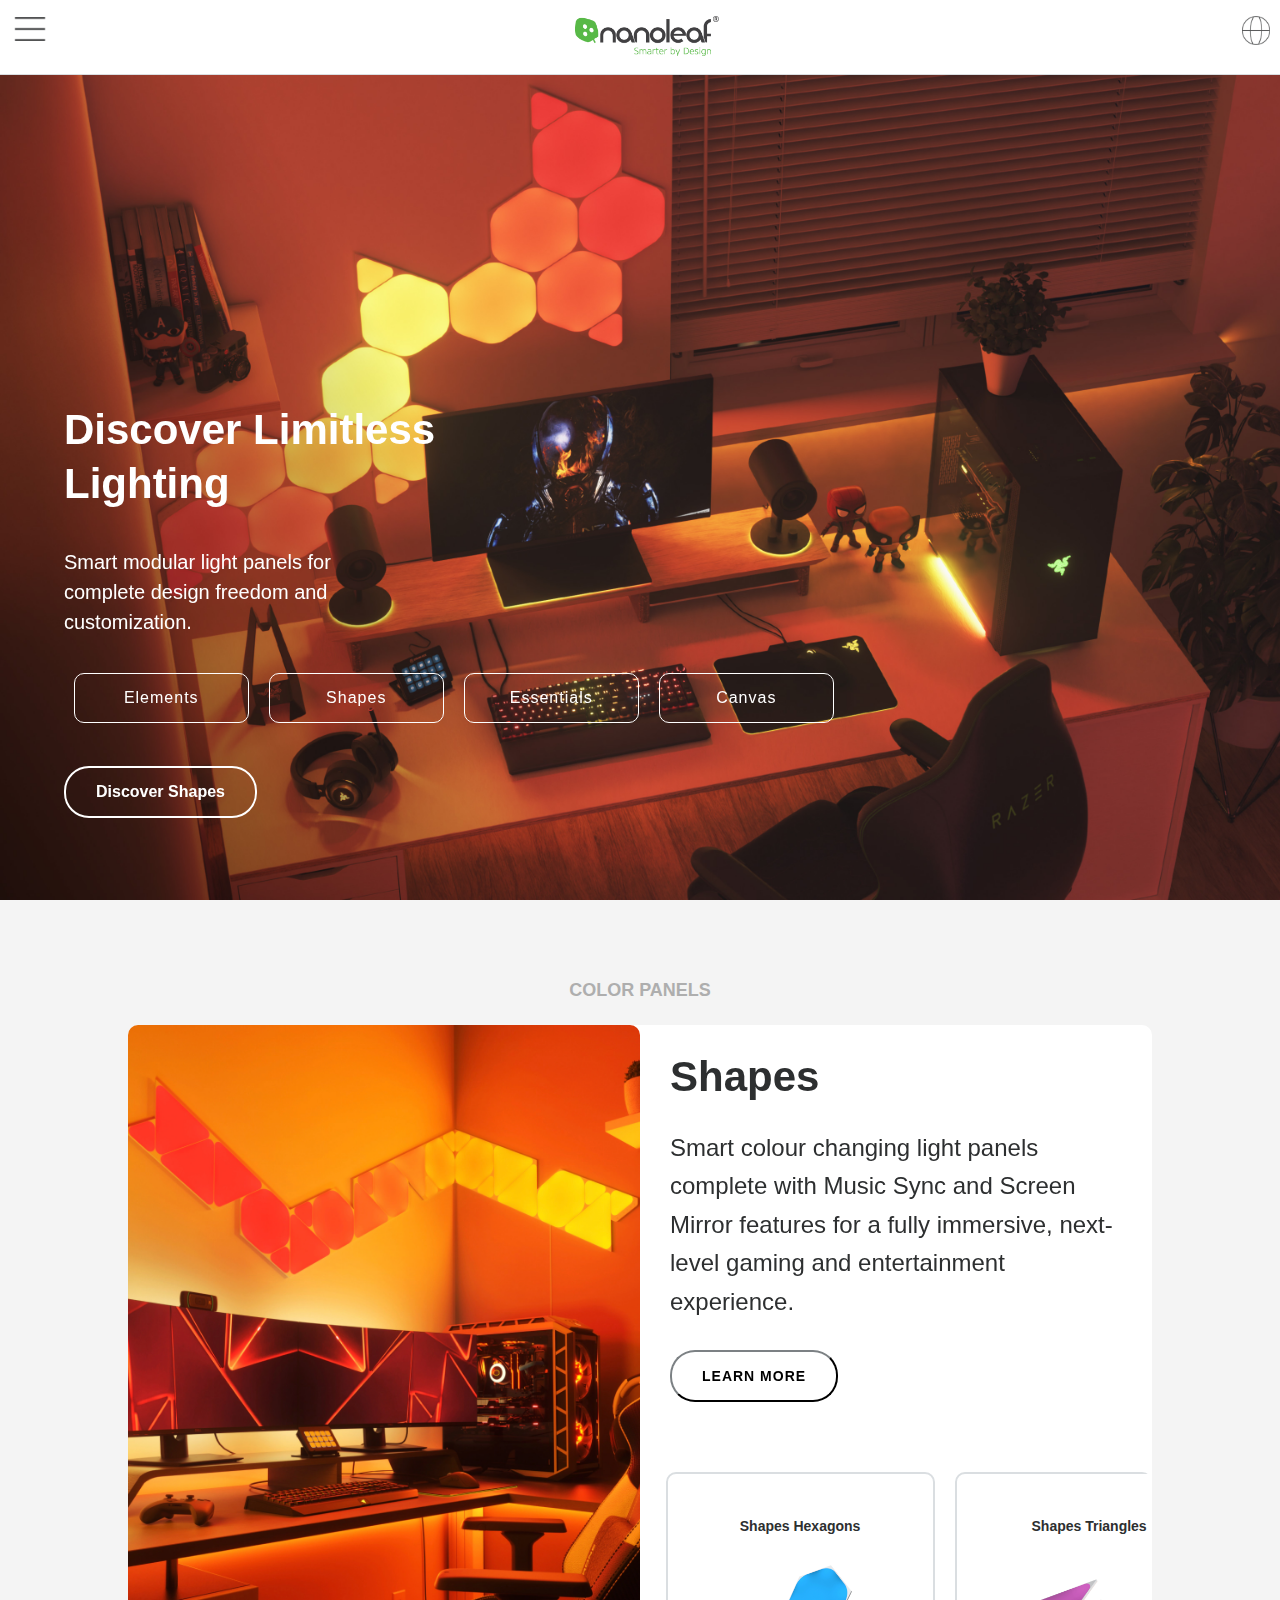
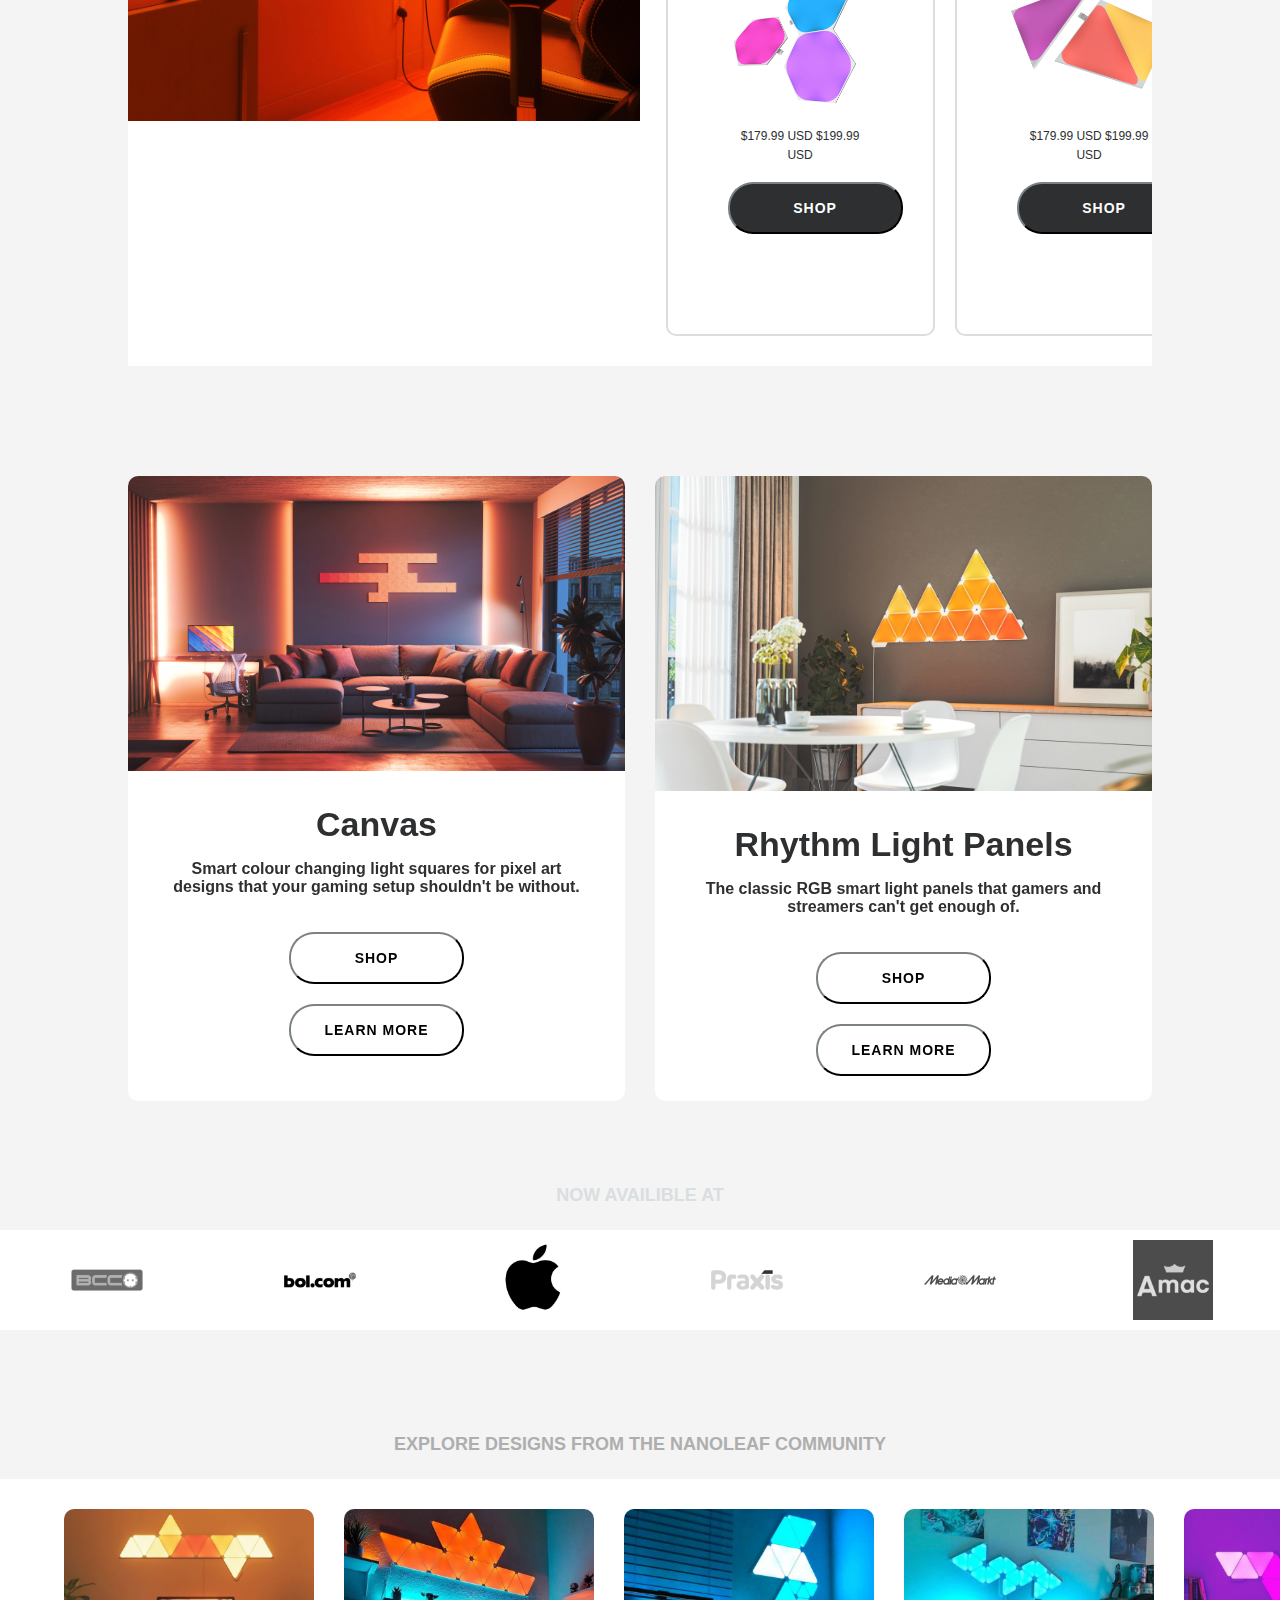
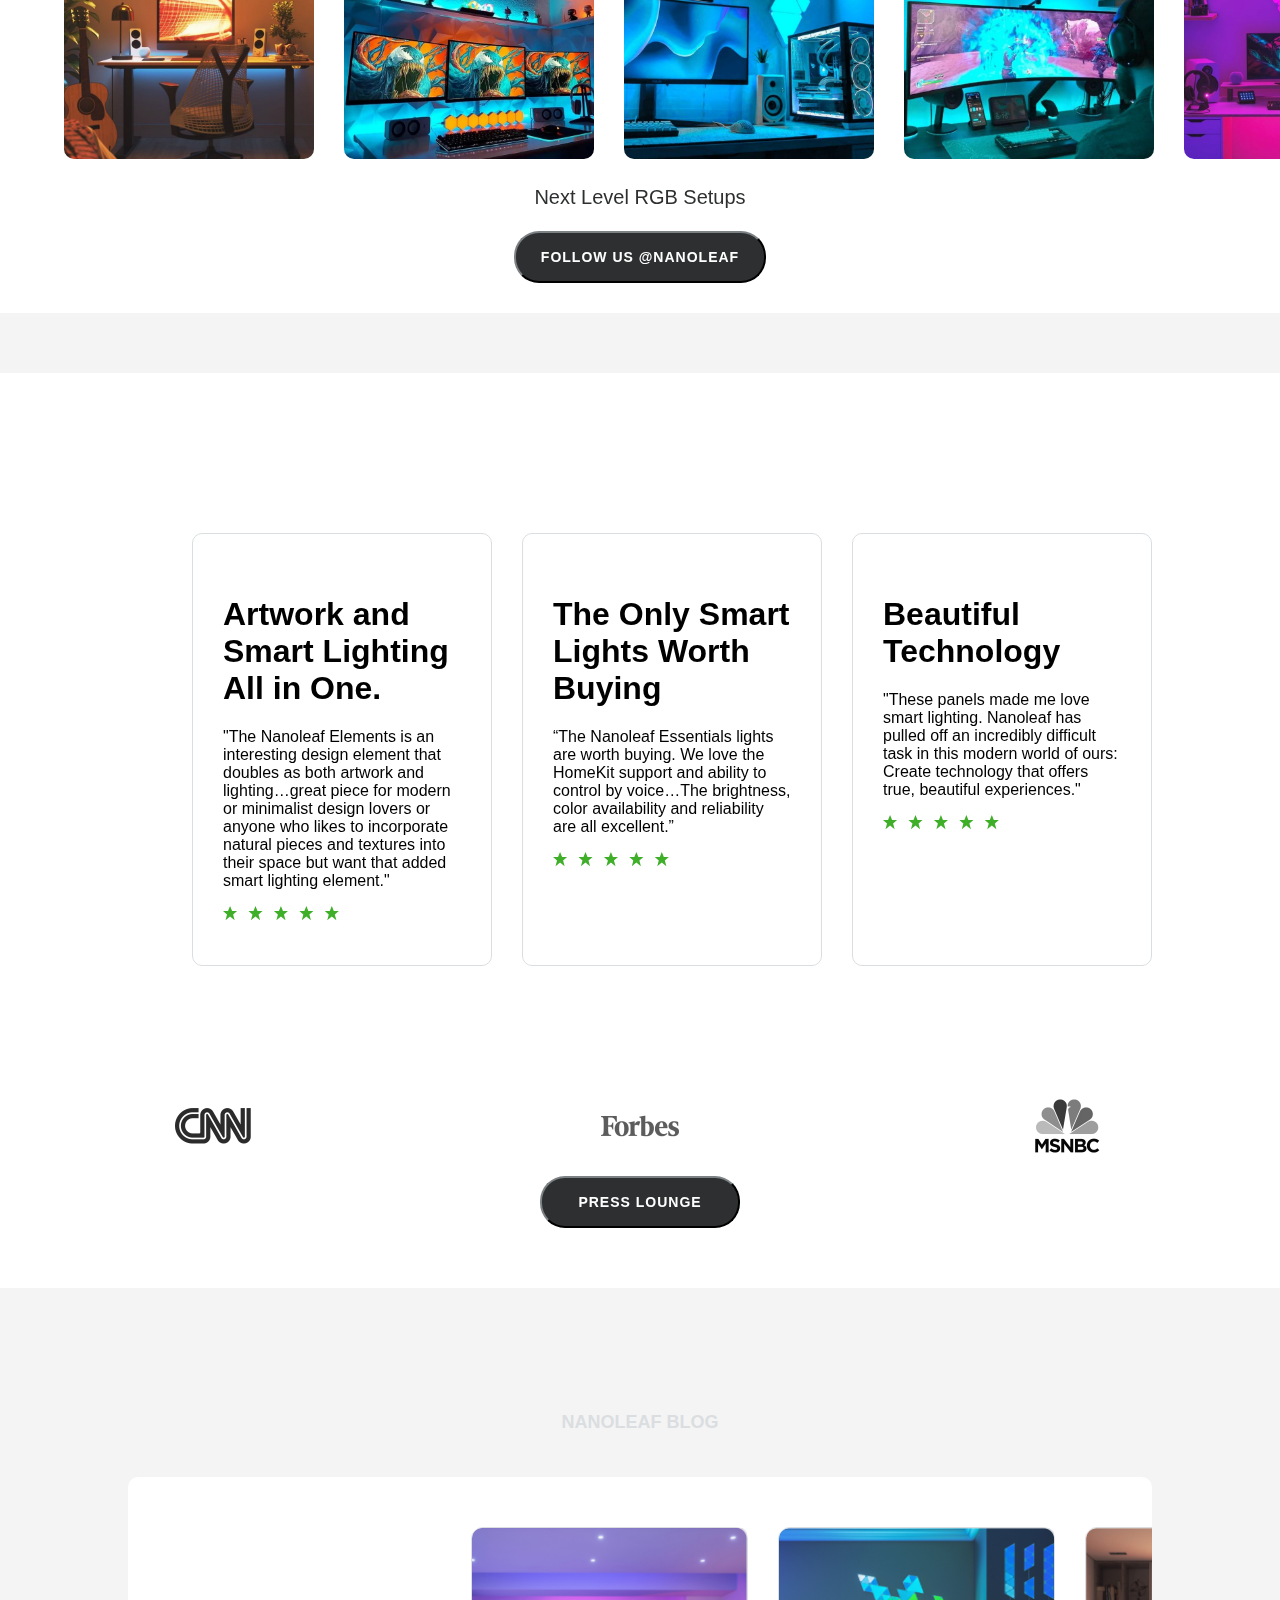
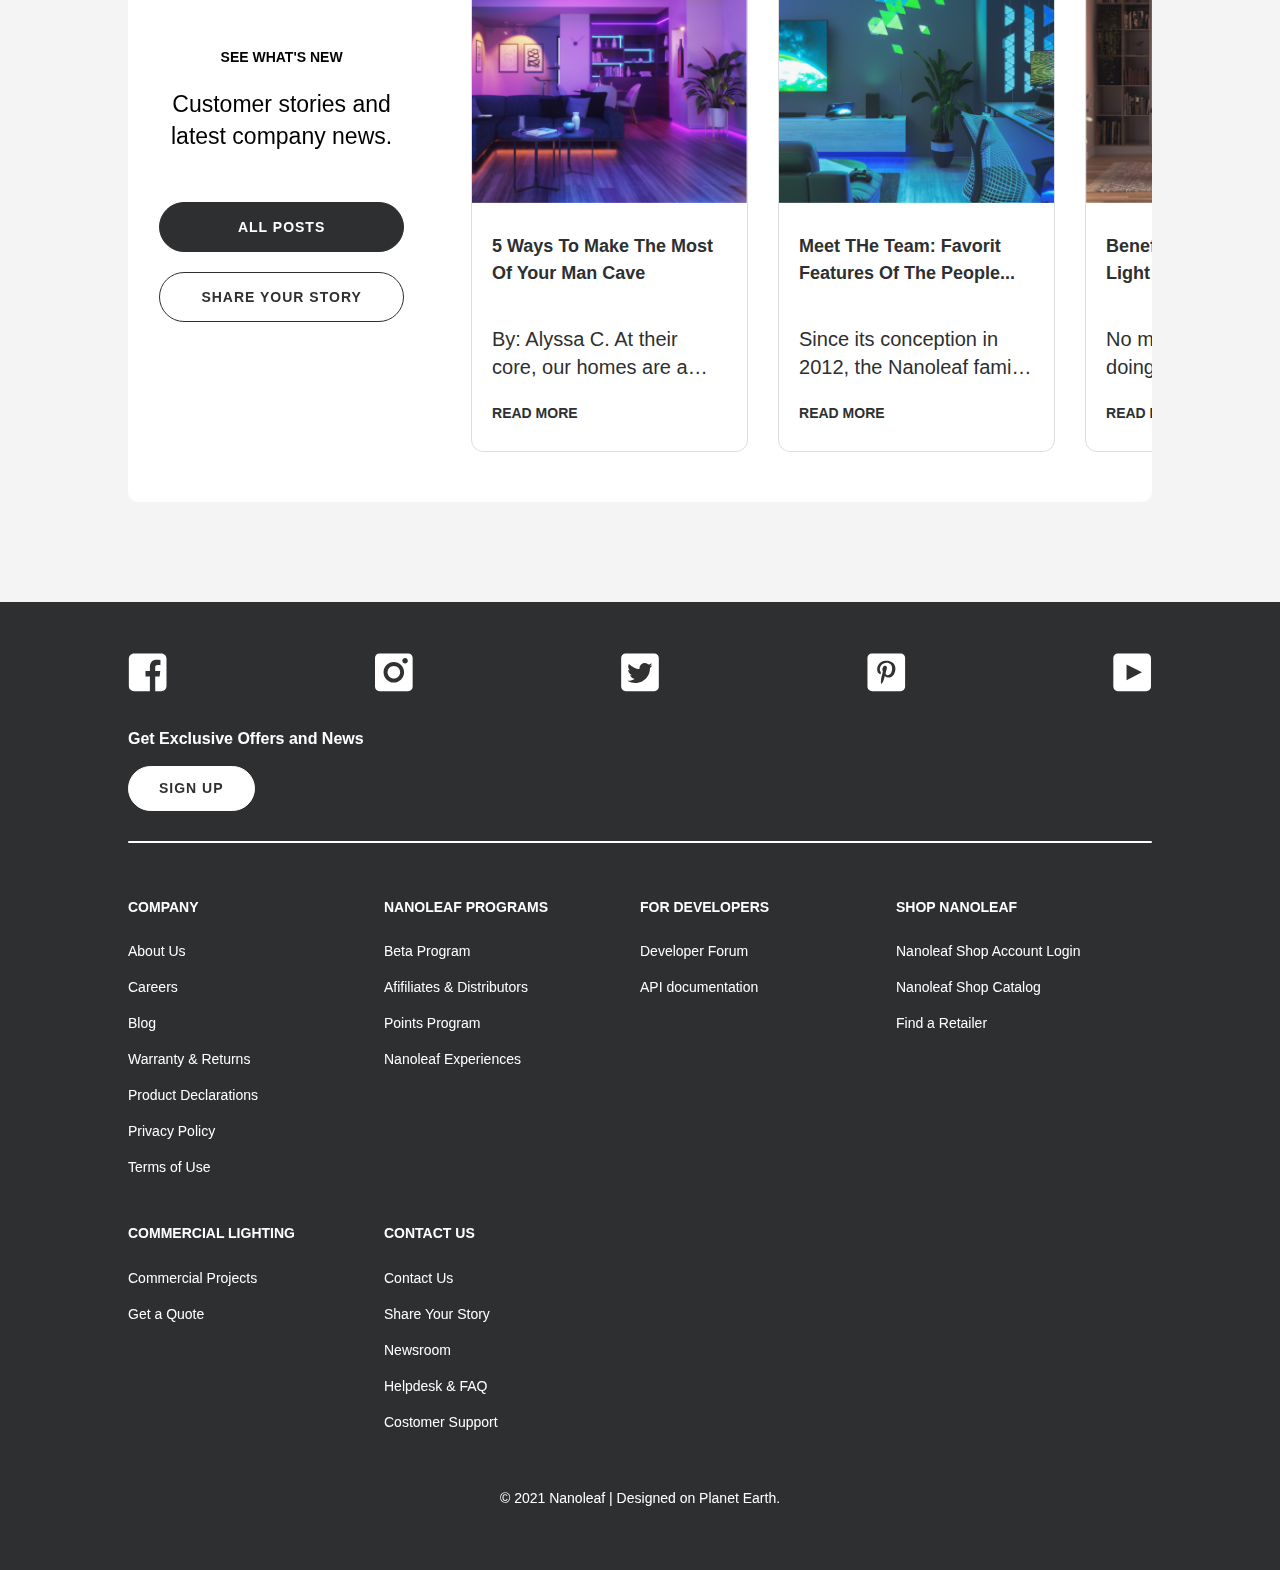
<file: index.html>
<!doctype html>
<html lang="nl">
	
<head>
	<meta charset="UTF-8">
	<meta name="author" content="jouw naam">
	<meta name="viewport" content="width=device-width, initial-scale=1">
	
	<title>Nanoleaf</title>
	
	<link href="styles/style.css" rel="stylesheet">
	<link rel="icon" type="image/svg+xml" href="images/favicon.svg">

</head>

<body id="eerstepagina">




	<!-- Nav-Bar -->

	<header>
		
		<nav>
			<ul>
				<li>
					<button><img src="images/Nanoleaf-Menu-correct.png" alt=""></button>
				</li>

				<li>
					<a href="index.html"><img src="images/nanoleaf-logo.png" alt=""></a>
				</li>

				<li>
					<a href=""><img src="images/nanoleaf-taal-correct.png" alt=""></a>
				</li>
			</ul>
			
		</nav>

		<!-- Hamburger-Menu -->
		<section class="hamburger">

			<ul>
				<li><a href="">Light Products</a></li>

				<li><a href="">Support</a></li>

				<li><a href="">Blog</a></li>
			</ul>

			<ul>
				<li><h3>Smart Decor</h3></li>

				<li><a href="">Lines</a></li>

				<li><a href="">Elements</a></li>

				<li><a href="">Shapes</a></li>

				<li><a href="">Canvas</a></li>

				<li><a href="">Light Panels</a></li>

				<li><a href=""><h4>Compare Panels</h4></a></li>

				<li><h3>Smart Essentials</h3></li>

				<li><a href="">Bulps</a></li>

				<li><a href="">Lightstrips</a></li>


			</ul>
		</section>

	</header>

	<main>



		<!-- 1e Section -->

		<section>

			<h1>
				Discover Limitless Lighting
			</h1>
	
			<p>
				Smart modular light panels for complete design freedom and customization.
			</p>
	
			<ul>
				<li><button>Elements</button></li>
				<li><button>Shapes</button></li>
				<li><button>Essentials</button></li>
				<li><button>Canvas</button></li>
			</ul>
	
			<button>Discover Shapes</button>


		</section>



		<!-- 2e Section -->

		<section>

			<h2> COLOR PANELS</h2>

			<ul>
				<li>
					<img src="images/2e-sectionfoto2.png" alt="">
				</li>

				<li>
					<h1>Shapes</h1>
	
					<p>
						Smart colour changing light panels complete with Music Sync and Screen Mirror features for a fully immersive, next-level gaming and entertainment experience.
					</p>

					<button>LEARN MORE</button>

					<ul id="Overflow">
						<li>
							<h3>Shapes Hexagons</h3>
							<img src="images/home-shop-shape-hex@2x.png" alt="">
							<p>$179.99 USD
								$199.99 USD
							</p>
							<button>SHOP</button>
						</li>
						<li>
							<h3>Shapes Triangles</h3>
							<img src="images/home-shop-shape-tri@2x.png" alt="">
							<p>$179.99 USD
								$199.99 USD</p>
							<button>SHOP</button>
						</li>
						<li>
							<h3>Shapes Mini Triangle</h3>
							<img src="images/home-shop-shape-mtri@1x.jpeg" alt="">
							<p>$99.99 USD
								$119.99 USD</p>
							<button>SHOP</button>
						</li>
					</ul>


				</li>

			</ul>

		</section>



		<!-- 3e Section -->

		
		<section>
			<ul>

				<li>
					
					<h3>Canvas</h3>
					<img src="images/canvas-section-desktop-675x400@2x (1).webp" alt="">
					<p>
						Smart colour changing light squares for pixel art designs that your gaming setup shouldn't be without.
					</p>
					<button>SHOP</button>
					<button>LEARN MORE</button>
				</li>

				<li>
					
					<h3>Rhythm Light Panels</h3>
					<img src="images/lp@2x.webp" alt="">
					<p>
						The classic RGB smart light panels that gamers and streamers can't get enough of.
					</p>
					<button>SHOP</button>
					<button>LEARN MORE</button>
				</li>


			</ul>
		</section>



		<!-- 4e Section -->

		<section>

			<h2>NOW AVAILIBLE AT</h2>

			<ul>

				<li><img src="images/retail-nl-bcc.png" alt=""></li>
				<li><img src="images/retail-nl-bol.png" alt=""></li>
				<li><img src="images/retail-apple.png" alt=""></li>
				<li><img src="images/retail-nl-praxis.png" alt=""></li>
				<li><img src="images/retail-nl-meida.png" alt=""></li>
				<li><img src="images/retail-nl-amac.png" alt=""></li>
				
			</ul>

			

		</section>
		


		<!-- 5e Section -->

		<section>

			<h2>EXPLORE DESIGNS FROM THE NANOLEAF COMMUNITY</h2>

			<ul>

				<li><img src="images/1e-Nanoleaf-Community.png" alt=""></li>
				<li><img src="images/2e-Nanoleaf-Community.png" alt=""></li>
				<li><img src="images/3e-Nanoleaf-Community.png" alt=""></li>
				<li><img src="images/4e-Nanoleaf-Community.png" alt=""></li>
				<li><img src="images/5e-Nanoleaf-Community.png" alt=""></li>
				<li><img src="images/6e-Nanoleaf-Community.png" alt=""></li>
				
			</ul>

			<p>Next Level RGB Setups</p>
			<button>
				FOLLOW US @NANOLEAF
			</button>

		</section>



		<!-- 6e Section -->

		<section>

			<ul>
				<li>
					<h1>
						Artwork and Smart Lighting All in One.

					</h1>

					<p>
						"The Nanoleaf Elements is an interesting design element that doubles as both artwork and lighting…great piece for modern or minimalist design lovers or anyone who likes to incorporate natural pieces and textures into their space but want that added smart lighting element."
					</p>

					<img src="images/rating-starts.svg" alt="">
				</li>

				<li>
					<h1>
						The Only Smart Lights Worth Buying
					</h1>

					<p>
						“The Nanoleaf Essentials lights are worth buying. We love the HomeKit support and ability to control by voice…The brightness, color availability and reliability are all excellent.”
					</p>

					<img src="images/rating-starts.svg" alt="">
				</li>

				<li>
					<h1>
						Beautiful Technology
					</h1>

					<p>
						"These panels made me love smart lighting. Nanoleaf has pulled off an incredibly difficult task in this modern world of ours: Create technology that offers true, beautiful experiences."
					</p>

					<img src="images/rating-starts.svg" alt="">
				</li>
			</ul>


			<ul>
				<li>
					<img src="images/cnn.png" alt="">
				</li>
				<li>
					<img src="images/forbes.png" alt="">
				</li>
				<li>
					<img src="images/msnbc.png" alt="">
				</li>
			</ul>

			<button>PRESS LOUNGE</button>

		</section>



		<!-- 7e Section -->

		<h2>NANOLEAF BLOG</h2>
		<section>

		

			<ul>
				<li>
					<h4>SEE WHAT'S NEW</h4>
					<p>Customer stories and latest company news.</p>
					<button>ALL POSTS</button>
					<button>SHARE YOUR STORY</button>
				</li>
				
			</ul>

			<ul>
				<li>
					
					<h3>5 Ways To Make The Most Of Your Man Cave</h3>
					
					<img src="images/1e-Blog-Foto.png" alt="">

					<p>
						By: Alyssa C. At their core, our homes are a place for self-expression—they’re safe spaces to relax, unwind, and be yourself. There’s certainly more than one way to do this, and to foster much-needed me-time, however in 2021 it’s time for ‘She Sheds’ and ‘Man Caves’ to shine! I’ll be talking about man caves today
					</p>

					<a href="">READ MORE</a>
					
				</li>

				<li>
					
					<h3>Meet THe Team: Favorit Features Of The People...</h3>
					<img src="images/2e-Blog-Foto.png" alt="">
					<p>
						Since its conception in 2012, the Nanoleaf family has grown substantially. Each team member contributes in their own unique way to our mission of rethinking what’s possible. And while we operate as a team, it’s no surprise that we each have our individual preferences.  So we sat down with the Nanoleaf team to learn more
					</p>
					<a href="">READ MORE</a>
				</li>

				<li>
					
					<h3>Benefits of Warm vs Cool Light in Your Space</h3>
					<img src="images/3e-Blog-Foto.png" alt="">
					<p>
						No matter what you’re doing, the type of lighting in your space can make or break your day. Studies show that lighting in your workplace can have a significant impact on productivity as well as efficiency. With Nanoleaf Essentials, Elements and Shapes, you can easily adjust your lights from the warmest to coolest whites, allowing
					</p>
					<a href="">READ MORE</a>
				</li>

				<li>
					
					<h3>Here’s Everything You Need To Know About Nanoleaf Screen Mirror</h3>
					<img src="images/4ee-Blog-Foto.png" alt="">
					<p>
						When it comes to your entertainment and gaming space it should truly feel like you’re being taken into your screen—bringing you into your favorite movies and games! With the Screen Mirror feature, all the colors and excitement from your screen are reflected onto your Nanoleaf lights for a completely surreal experience. Fully upgrade your space
					</p>
					<a href="">READ MORE</a>
				</li>

				<li>
					
					<h3>6 Things To Keep In Mind When Installing Nanoleaf’s Light Panels</h3>
					<img src="images/5e-Blog-Foto.png" alt="">
					<p>
						If you’ve recently received your Nanoleaf Shapes, Canvas, and Elements Smarter Kit or Expansion Pack, and want to make sure you have all the information before setting them up then you’ve come to the right place! To make your life easier, we’re going to share 6 tips that will help you set up any of
					</p>
					<a href="">READ MORE</a>
				</li>

				<li>
					
					<h3>Here’s How Interactive Lights Create A More Engaging Rehabilitative Therapy Experience (Curative Care Network’s Creative Solution With Nanoleaf)</h3>
					<img src="images/6e-Blog-Foto.png" alt="">
					<p>
						Sometimes the best solutions can be inspired by seemingly basic things. At its most basic function, lighting can be used simply to light up a room—but it can also be used in unexpected ways, like helping patients in rehabilitation programs. Interactive lighting like Nanoleaf Shapes, Canvas, and Elements light panels have been used in occupational 
					</p>
					<a href="">READ MORE</a>
				</li>
			</ul>
			
		</section>


	</main>


	<!--  Footer  -->
	
	<footer>
		<ul>
			<li>
				<a href=""><img src="images/facebook-footer-icon.svg" alt=""></a>
			</li>

			<li>
				<a href=""><img src="images/instagram-footer-icon.svg" alt=""></a>
			</li>

			<li>
				<a href=""><img src="images/twitter-footer-icon.svg" alt=""></a>
			</li>

			<li>
				<a href=""><img src="images/pinterest-footer-icon.svg" alt=""></a>
			</li>

			<li>
				<a href=""><img src="images/youtube-footer-icon.svg" alt=""></a>
			</li>
		</ul>


		<h3>Get Exclusive Offers and News</h3>
		<button>SIGN UP</button>
		<div></div> 
		


		<ul>
			<li>
				<h4>COMPANY</h4>
				<a href="">About Us</a>
				<a href="">Careers</a>
				<a href="">Blog</a>
				<a href="">Warranty & Returns</a>
				<a href="">Product Declarations</a>
				<a href="">Privacy Policy</a>
				<a href="">Terms of Use</a>

			</li>

			<li>
				<h4>NANOLEAF PROGRAMS</h4>
				<a href="">Beta Program</a>
				<a href="">Afifiliates & Distributors</a>
				<a href="">Points Program</a>
				<a href="">Nanoleaf Experiences</a>
				

			</li>

			<li>
				<h4> FOR DEVELOPERS</h4>
				<a href="">Developer Forum</a>
				<a href="">API documentation</a>
				

			</li>
			
			<li>
				<h4>SHOP NANOLEAF</h4>
				<a href="">Nanoleaf Shop Account Login</a>
				<a href="">Nanoleaf Shop Catalog</a>
				<a href="">Find a Retailer</a>

			</li>

			<li>
				<h4>COMMERCIAL LIGHTING</h4>
				<a href="">Commercial Projects</a>
				<a href="">Get a Quote</a>
				

			</li>

			<li>
				<h4>CONTACT US</h4>
				<a href="Contect Us.html">Contact Us</a>
				<a href="">Share Your Story</a>
				<a href="">Newsroom</a>
				<a href="">Helpdesk & FAQ</a>
				<a href="">Costomer Support</a>
				

			</li>
		</ul>


		<p>© 2021 Nanoleaf | Designed on Planet Earth.</p>


		

	</footer>







	<script src="scripts/script.js"></script>
</body>
	
</html>
</file>
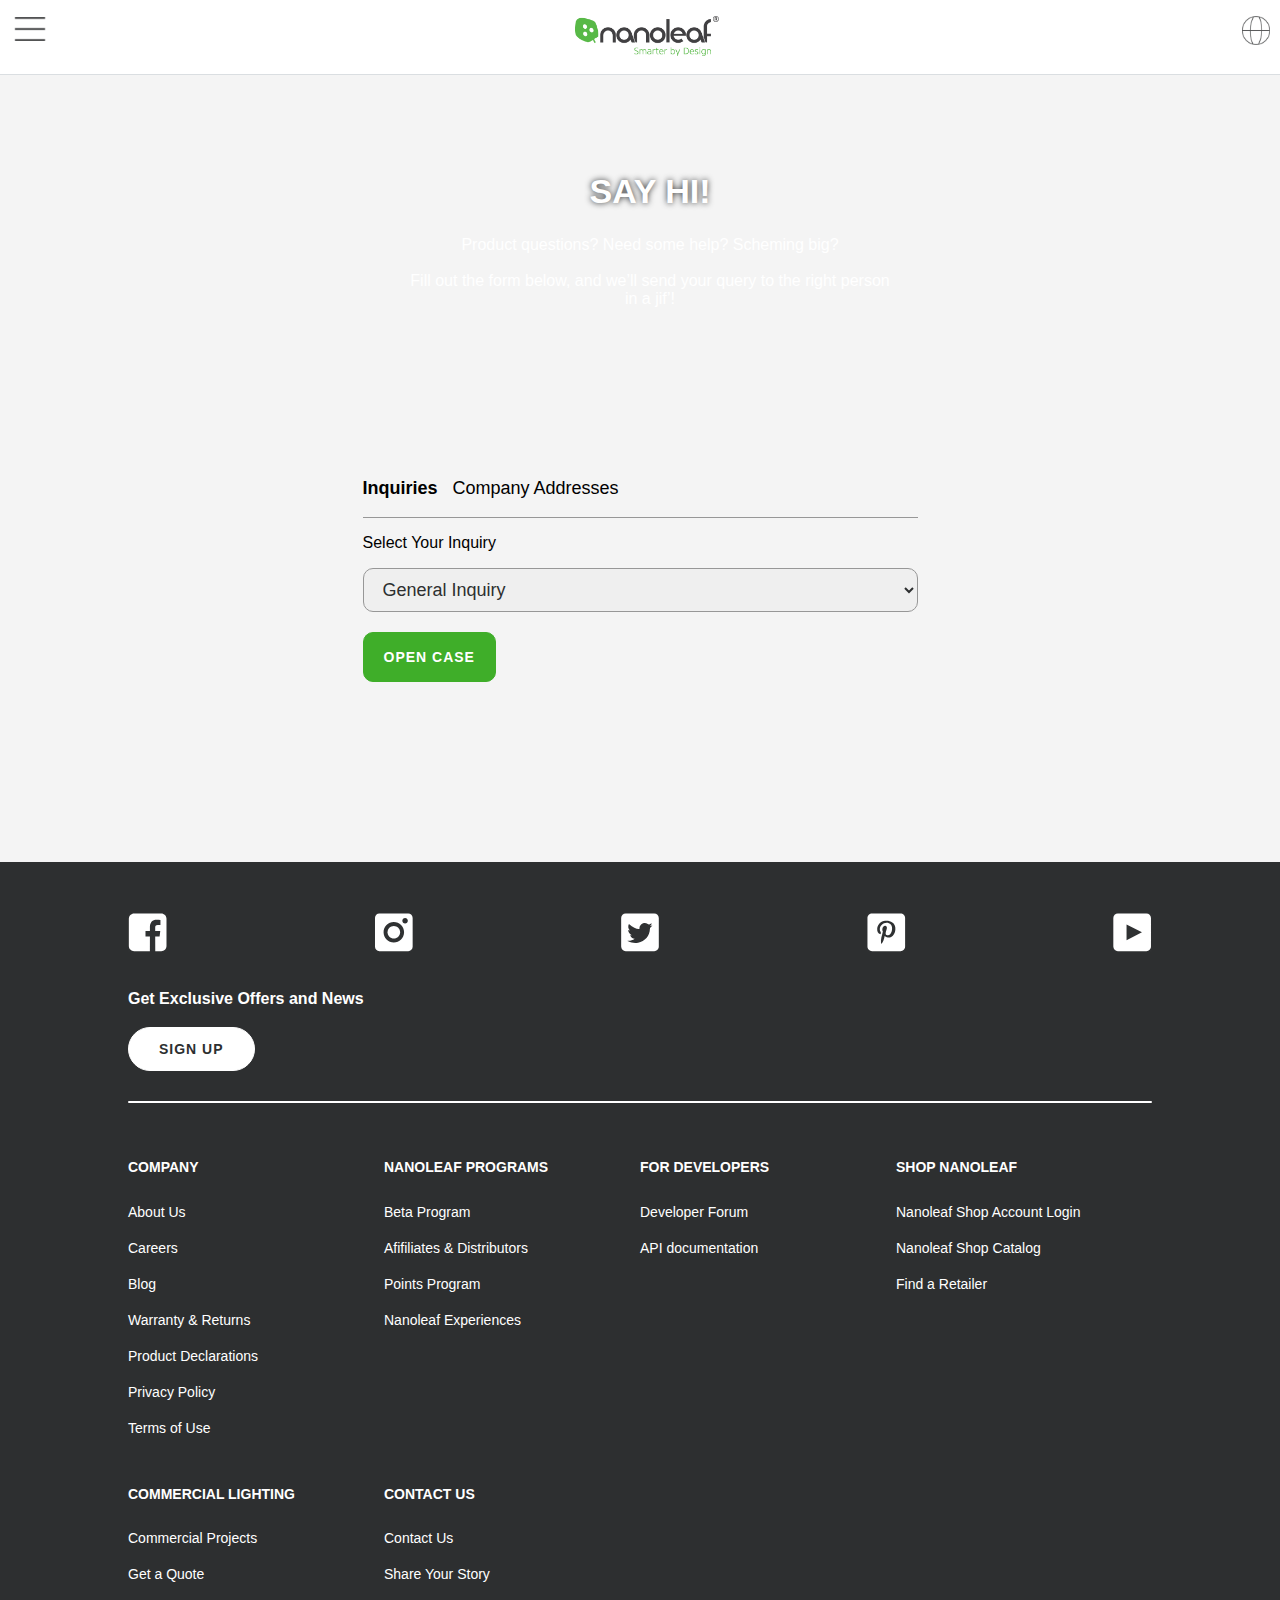
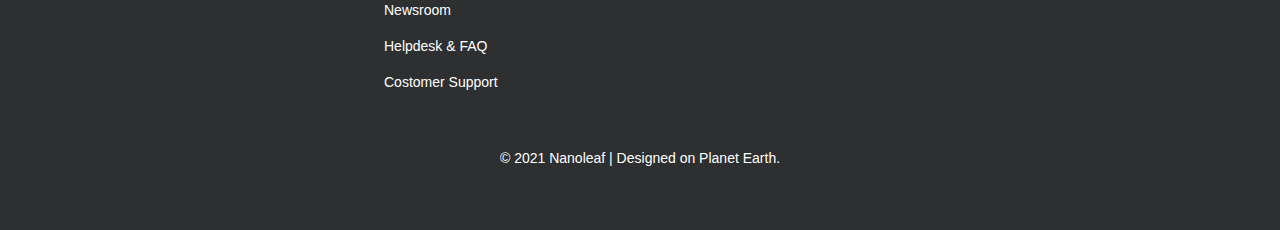
<file: Contect Us.html>
<!doctype html>
<html lang="nl">
	
<head>
	<meta charset="UTF-8">
	<meta name="author" content="jouw naam">
	<meta name="viewport" content="width=device-width, initial-scale=1">
	
	<title>Nanoleaf</title>
	
	<link href="styles/style.css" rel="stylesheet">
	<link rel="icon" type="image/svg+xml" href="images/favicon.svg">

</head>

<body id="tweedepagina"> 
    <header>

        <nav>
			<ul>
				<li>
					<button><img src="images/Nanoleaf-Menu-correct.png" alt=""></button>
				</li>

				<li>
					<a href="index.html"><img src="images/nanoleaf-logo.png" alt=""></a>
				</li>

				<li>
					<a href=""><img src="images/nanoleaf-taal-correct.png" alt=""></a>
				</li>
			</ul>
			
		</nav>

		<!-- Hamburger-Menu -->
		<section class="hamburger">

			<ul>
				<li><a href="">Light Products</a></li>

				<li><a href="">Support</a></li>

				<li><a href="">Blog</a></li>
			</ul>

			<ul>
				<li><h3>Smart Decor</h3></li>

				<li><a href="">Lines</a></li>

				<li><a href="">Elements</a></li>

				<li><a href="">Shapes</a></li>

				<li><a href="">Canvas</a></li>

				<li><a href="">Light Panels</a></li>

				<li><a href=""><h4>Compare Panels</h4></a></li>

				<li><h3>Smart Essentials</h3></li>

				<li><a href="">Bulps</a></li>

				<li><a href="">Lightstrips</a></li>


			</ul>
		</section>

    </header>

    <main>

       
        <section>
            <h1>SAY HI!</h1>

            <p>Product questions? Need some help? Scheming big? </p>
            <p>Fill out the form below, and we’ll send your query to the right person in a jif’!</p>
        </section>


        <section >


            <ul>
                <li><p>Inquiries</p></li>
                <li><p>Company Addresses</p></li>
            </ul>

            <ul>
                <li><p>Select Your Inquiry</p></li>
                <li> 
                    <select name="Inquiry" id="Inquiry">
                        <option value="General Inquiry">General Inquiry</option>

                        <option value="My Nanoleaf Shop Order">My Nanoleaf Shop Order</option>
                        <option value="Points Request from Retail">Points Request from Retail</option>
                        <option value="Technical Support">Technical Support</option>
                        <option value="Marketing Partnerships">Marketing Partnerships</option>
                        <option value="Media Inquiries">Media Inquiries</option>
                        <option value="B2B Sales Inquiries">B2B Sales Inquiries</option>
                        <option value="Career">Career</option>
                    </select>
                </li>

                <li><button>OPEN CASE</button></li>
            </ul>

        </section>

    </main>

    <footer>


        <ul>
			<li>
				<a href=""><img src="images/facebook-footer-icon.svg" alt=""></a>
			</li>

			<li>
				<a href=""><img src="images/instagram-footer-icon.svg" alt=""></a>
			</li>

			<li>
				<a href=""><img src="images/twitter-footer-icon.svg" alt=""></a>
			</li>

			<li>
				<a href=""><img src="images/pinterest-footer-icon.svg" alt=""></a>
			</li>

			<li>
				<a href=""><img src="images/youtube-footer-icon.svg" alt=""></a>
			</li>
		</ul>


		<h3>Get Exclusive Offers and News</h3>
		<button>SIGN UP</button>
		<div></div>


		<ul>
			<li>
				<h4>COMPANY</h4>
				<a href="">About Us</a>
				<a href="">Careers</a>
				<a href="">Blog</a>
				<a href="">Warranty & Returns</a>
				<a href="">Product Declarations</a>
				<a href="">Privacy Policy</a>
				<a href="">Terms of Use</a>

			</li>

			<li>
				<h4>NANOLEAF PROGRAMS</h4>
				<a href="">Beta Program</a>
				<a href="">Afifiliates & Distributors</a>
				<a href="">Points Program</a>
				<a href="">Nanoleaf Experiences</a>
				

			</li>

			<li>
				<h4> FOR DEVELOPERS</h4>
				<a href="">Developer Forum</a>
				<a href="">API documentation</a>
				

			</li>
			
			<li>
				<h4>SHOP NANOLEAF</h4>
				<a href="">Nanoleaf Shop Account Login</a>
				<a href="">Nanoleaf Shop Catalog</a>
				<a href="">Find a Retailer</a>

			</li>

			<li>
				<h4>COMMERCIAL LIGHTING</h4>
				<a href="">Commercial Projects</a>
				<a href="">Get a Quote</a>
				

			</li>

			<li>
				<h4>CONTACT US</h4>
				<a href="Contect Us.html">Contact Us</a>
				<a href="">Share Your Story</a>
				<a href="">Newsroom</a>
				<a href="">Helpdesk & FAQ</a>
				<a href="">Costomer Support</a>
				

			</li>
		</ul>


		<p>© 2021 Nanoleaf | Designed on Planet Earth.</p>


    </footer>

    <script src="scripts/script.js"></script>

</body>
</file>
<file: styles/style.css>
/* CSS Document */
*, *::after, *::before {
  box-sizing:border-box;  
}

html {
  height: 100%;
}

:root {
  --white-background: #F4F4F4;
  --wit-wit: #ffff;
  --Donker: #2d2f30;
  --grijs: #aeaeae;
  --licht-grijs: #dadee1;
  --donker-grijs: #979797;
  --licht-groen: #3fae29;
  --donker-groen: #369723;
}

#eerstepagina {
  margin: 0;
  padding: 0;

  background-color: var(--white-background);

  background-image: url("../images/nanoleaf-shapes-light-panels-hexagons-triangles-battlestation-desk-desktop@2x.jpeg");
  background-size: cover;
  background-repeat: no-repeat;
  height: 100%;
  background-position: center;

  font-family: -apple-system, BlinkMacSystemFont, 'Segoe UI', Roboto, Oxygen, Ubuntu, Cantarell, 'Open Sans', 'Helvetica Neue', sans-serif;
}
















 /* |||||||||||||||||| *\
|* |||||| Nav-bar ||||||*|
 \* |||||||||||||||||| */




  header {
  position: fixed;
  left: 0;
  right: 0;
  top: 0;

  height: 4.7em;
  background-color: var(--wit-wit);
  border-bottom: 1px solid var(--licht-grijs);

  z-index: 999;

  
}





header li:nth-of-type(1) img {
  height: 1.8em;
  width: auto;
}

header li:nth-of-type(2) img{
  height: 2.5em;
  width: auto;
}

header li:nth-of-type(3) img {
  height: 1.8em;
  width: auto;
}







 header ul{
  display: flex;
  flex-wrap: wrap;
  justify-content: space-between;
  padding: 0;
  margin-left: .5em;
  margin-right: .6em;
  list-style: none;


}

 header button{
  background: none;
  border: none;
  cursor: pointer;
}






















 /* |||||||||||||||||| *\
|* ||||| Hamburger |||||*|
 \* |||||||||||||||||| */



 
 .hamburger.toonMenu {
  display: block;
  transform: translateX(0);
  height: 100%;
  width: 100vw;

  transition: 1s ease;
  }





.hamburger {
  background-color: var(--wit-wit);
  padding: 20px;

  height: 100%;
  font-family: -apple-system, BlinkMacSystemFont, 'Segoe UI', Roboto, Oxygen, Ubuntu, Cantarell, 'Open Sans', 'Helvetica Neue', sans-serif;
  color: var(--Donker);

  transform: translateX(-100%);
  display: none;
  position: fixed;

  transition: 1s ease;
  
  
  
}

.hamburger ul:first-of-type {

  list-style: none;
  display: flex;

  gap: 1em;
  padding: 0%;

  
}


.hamburger ul:first-of-type a:nth-of-type(1){
  
  color: var(--Donker);
  font-size: 16px;
}

.hamburger ul:first-of-type li a:nth-of-type(2){
  text-decoration: none;
  color: var(--Donker);
  font-size: 16px;
}

.hamburger ul:first-of-type li a:nth-of-type(3){
  text-decoration: none;
  color: var(--Donker);
  font-size: 16px;
}



.hamburger h3 {
  font-size: 32px;
  margin: 0%;
  margin-top: 10px
  
}

.hamburger h4 {
  font-size: 26px;
  margin: 0%;
}


.hamburger ul:last-of-type {
  padding: 0%;
  list-style: none;
  display: flex;
  flex-direction: column;
}

.hamburger ul:last-of-type a{
  text-decoration: none;
  color: var(--Donker);
  font-size: 20px;
  font-weight: 500;

  padding-left: 20px;
  
}

.hamburger ul:last-of-type li {
  margin-top: 10px;
  margin-bottom: 10px;
}


@media (min-width:789px) {

  .hamburger.toonMenu {
    
    width: 76vw;
  
    
    }
  
 
  }

























 /* |||||||||||||||||| *\
|* |||| 1e-Section ||||*|
 \* |||||||||||||||||| */



 #eerstepagina section:nth-of-type(1) {
  height: 100vh;
 
  
}




#eerstepagina section:nth-of-type(1) h1 {
  font-size: 34px;
  color: var(--wit-wit);

  position: absolute;
  bottom: 40%;
  left: 5%;
  width: 290px;
  line-height: 1.3em;
}



#eerstepagina section:nth-of-type(1) p {
  font-size: 16px;
  color: var(--wit-wit);

  position: absolute;
  bottom: 27%;
  left: 5%;
  width: 230px;
  line-height: 1.5em;
}




#eerstepagina section:nth-of-type(1) ul {
  list-style: none;
  display: flex;
  justify-content: space-between;
  margin-left: 5%;
  margin-right: 5%;

  max-width: 450px;

  padding: 0;
}





#eerstepagina section:nth-of-type(1) li button {
  background: transparent;
  border:transparent;
  


  color: var(--wit-wit);
  font-size: 16px;
  font-family: -apple-system, BlinkMacSystemFont, 'Segoe UI', Roboto, Oxygen, Ubuntu, Cantarell, 'Open Sans', 'Helvetica Neue', sans-serif;
  padding: 0%;

  position: relative;
  top: 73vh;

}





#eerstepagina section:nth-of-type(1) button {
  background: transparent;
  color: var(--wit-wit);
  font-size: 16px;
  font-weight: 700;
  width: fit-content;

  

  border-radius: 25px;
  border: 2px solid var(--wit-wit);

  padding: 15px 30px;
  position: relative;
  top: 76vh;

  left: 5%;
  cursor: pointer;

}

#eerstepagina section:nth-of-type(1) button:hover {
  background-color: var(--wit-wit);
  color: var(--Donker);
  transition: 0.4s ease;
}



@media (min-width: 1024px) {

  #eerstepagina section:nth-of-type(1) h1 {
    font-size: 42px;
    width: 400px;
  }


  #eerstepagina section:nth-of-type(1) p {
    font-size: 20px;
    width: 350px;


  }

  #eerstepagina section:nth-of-type(1) li button {
    
    font-weight: 500;
    letter-spacing: 1px;
    line-height: 28px;
    padding: 10px 20px;
    margin-right: 20px;
    border-radius: 10px;
    width: 175px;
    border: 1px solid var(--wit-wit);


  }

  #eerstepagina section:nth-of-type(1) li button:hover {
  background-color: var(--wit-wit);
  color: var(--Donker);
  }
}





























 /* |||||||||||||||||| *\
|* |||| 2e-Section ||||*|
 \* |||||||||||||||||| */





 #eerstepagina section:nth-of-type(2) {
  height: auto;
  width: auto;


  padding-top: 60px;
  padding-left: 20px;
  padding-right: 20px;
}


#eerstepagina section:nth-of-type(2) h2 {
  padding-bottom: 20px;
  margin: 0;
  font-size: 18px;
  line-height: 1.6em;
  font-weight: bolder;
  text-align: center;
  color: var(--grijs);
  font-family: -apple-system, BlinkMacSystemFont, 'Segoe UI', Roboto, Oxygen, Ubuntu, Cantarell, 'Open Sans', 'Helvetica Neue', sans-serif;


}

#eerstepagina section:nth-of-type(2) ul:first-of-type {
  background-color: var(--wit-wit);

  padding: 0%;
  margin: 0%;

  list-style: none;
  
  border-top-left-radius: 10px;
  border-top-right-radius: 10px;

  display: flex;
  flex-direction: column;
}

#eerstepagina section:nth-of-type(2) ul:first-of-type img {
  
  width: 100%;
  height: auto;
  border-top-right-radius: 10px;
  border-top-left-radius: 10px;
  
  
}

#eerstepagina section:nth-of-type(2) ul:first-of-type h1 {
  font-size: 34px;
  color: var(--Donker);

  padding-left: 30px;
}


#eerstepagina section:nth-of-type(2) ul:first-of-type p {

  font-size: 16px;
  color: var(--Donker);

  left: 5px;
  right: 5px;
  line-height: 1.6em;
  padding-left: 30px;
  padding-right: 30px;
  margin-top: 0em;

  
}


#eerstepagina section:nth-of-type(2) ul:first-of-type button {
  font-family: -apple-system, BlinkMacSystemFont, 'Segoe UI', Roboto, Oxygen, Ubuntu, Cantarell, 'Open Sans', 'Helvetica Neue', sans-serif;
  background: transparent;

  border-color: var(--Donker);
  border-radius: 25px;

 padding-left: 30px;
 padding-right: 30px;
 padding-top: 10px;
 padding-bottom: 10px;

 margin-top: 5px;
 margin-left: 30px;
 margin-bottom: 70px;

  
  font-size: 14px;
  font-weight: 700;
  letter-spacing: 1px;
  line-height: 28px;

  cursor: pointer;
}

#eerstepagina section:nth-of-type(2) ul:first-of-type button:hover {
  background-color: var(--Donker);
  color: var(--wit-wit);
  transition: 0.3s ease;
}

#eerstepagina section:nth-of-type(2) ul:last-of-type #Overflow {
  background-color: var(--wit-wit);
  margin: 0%;
  padding-left: 5%;
  padding-right: 5%;
  list-style: none;
  display: flex;
  flex-direction: row;
  overflow-x: scroll;
  gap: 20px;
  width: 100%;
  padding-bottom: 30px;
  
  border-bottom-right-radius: 10px;
  border-bottom-left-radius: 10px;
}

#eerstepagina section:nth-of-type(2) ul:last-of-type ul img{
  margin-left: auto;
  margin-right: auto;
  width: 175px;
  order: -1;
  
}

#eerstepagina section:nth-of-type(2) ul:last-of-type ul li{
  text-align: center;

  border: 2px solid var(--licht-grijs);
  border-radius: 10px;

  padding: 30px;

}

#eerstepagina section:nth-of-type(2) ul:last-of-type ul button {
  font-family: -apple-system, BlinkMacSystemFont, 'Segoe UI', Roboto, Oxygen, Ubuntu, Cantarell, 'Open Sans', 'Helvetica Neue', sans-serif;
  background: var(--Donker);
  color: var(--wit-wit);

  border-color: var(--Donker);
  border-radius: 25px;

  padding-left: 30px;
  padding-right: 30px;
  padding-top: 10px;
  padding-bottom: 10px;

  margin-top: 5px;
  width: 175px;;

  
  

  
  font-size: 14px;
  font-weight: 700;
  letter-spacing: 1px;
  line-height: 28px;

  
}

#eerstepagina section:nth-of-type(2) ul:last-of-type ul button:hover {
  background-color: transparent;
  color: var(--Donker);
  transition: 0.3s ease;

}




#eerstepagina section:nth-of-type(2) ul:last-of-type ul h3 {
  font-size: 14px;
  text-align: center;
  color: var(--Donker);


}


#eerstepagina section:nth-of-type(2) ul:last-of-type ul p{
  font-size: 12px;
  text-align: center;
  color: var(--Donker);

}


@media (min-width: 767px) {

  #eerstepagina section:nth-of-type(2) {
    padding-left: 50px;
    padding-right: 50px;
  }

  #eerstepagina section:nth-of-type(2) ul:first-of-type h1 {
    font-size: 42px; 
  }
  
  
  #eerstepagina section:nth-of-type(2) ul:first-of-type p {
  
    font-size: 24px;
  }

}


@media (min-width: 1024px) {

  #eerstepagina section:nth-of-type(2) ul:first-of-type {

    display: grid;
    grid-template-columns: 50% 50%;
  }

  
  

 

}


@media (min-width: 1279px) {

  #eerstepagina section:nth-of-type(2) {
    padding-left: 10%;
    padding-right: 10%;
  }

}


































 /* |||||||||||||||||| *\
|* |||| 3e-Section ||||*|
 \* |||||||||||||||||| */



 #eerstepagina section:nth-of-type(3) {
  height: auto;
  width: auto;


  padding-top: 60px;
  padding-left: 20px;
  padding-right: 20px;
}

#eerstepagina section:nth-of-type(3) ul {
  padding: 0%;
  margin: 0%;
}


#eerstepagina section:nth-of-type(3) ul li {
  background-color: var(--wit-wit);

  padding: 0%;
  margin: 0%;

  list-style: none;
  
  border-radius: 10px;

  display: flex;
  flex-direction: column;

  margin-top: 30px;
  padding-bottom: 25px;



}

#eerstepagina section:nth-of-type(3) img {
  
  width: 100%;
  height: auto;
  border-top-right-radius: 10px;
  border-top-left-radius: 10px;
  order: -1;
  
}


#eerstepagina section:nth-of-type(3) h3 {
  font-size: 34px;
  color: var(--Donker);
  text-align: center;

  padding-left: 40px;
  padding-right: 40px;
  margin-bottom: 0%;
  
}

#eerstepagina section:nth-of-type(3) p {
  font-size: 16px;
  color: var(--Donker);
  text-align: center;
  font-weight: 700;

  padding-left: 40px;
  padding-right: 40px;
  
}


#eerstepagina section:nth-of-type(3) button {
  font-family: -apple-system, BlinkMacSystemFont, 'Segoe UI', Roboto, Oxygen, Ubuntu, Cantarell, 'Open Sans', 'Helvetica Neue', sans-serif;
  background: transparent;

  border-color: var(--Donker);
  border-radius: 25px;

  padding-left: 15px;
  padding-right: 15px;
  padding-top: 10px;
  padding-bottom: 10px;

  margin-top: 20px;


  
  font-size: 14px;
  font-weight: 700;
  letter-spacing: 1px;
  line-height: 28px;
  text-align: center;

  width: 175px;
  margin-left: auto;
  margin-right: auto;

  cursor: pointer;
  
}

#eerstepagina section:nth-of-type(3) button:hover {
  background-color: var(--Donker);
  color: var(--wit-wit);
  transition: 0.3s ease;



}

@media (min-width: 767px) {

  #eerstepagina section:nth-of-type(3) {
    padding-left: 50px;
    padding-right: 50px;
    margin-top: 20px;
  }

}

@media (min-width: 1023px) {
  #eerstepagina section:nth-of-type(3) ul {
    display: grid;
    grid-template-columns: 1fr 1fr;
    grid-gap: 30px;
  }

}

@media (min-width: 1279px) {

  #eerstepagina section:nth-of-type(3) {
    padding-left: 10%;
    padding-right: 10%;
    
  }

}






































 /* |||||||||||||||||| *\
|* |||| 4e-Section ||||*|
 \* |||||||||||||||||| */




 #eerstepagina section:nth-of-type(4) {
  height: auto;
  width: auto;
  margin-top: 60px;
}


#eerstepagina section:nth-of-type(4) h2 {
  padding-bottom: 20px;
  margin: 0;
  font-size: 18px;
  line-height: 1.6em;
  font-weight: bolder;
  text-align: center;
  color: var(--licht-grijs);
  font-family: -apple-system, BlinkMacSystemFont, 'Segoe UI', Roboto, Oxygen, Ubuntu, Cantarell, 'Open Sans', 'Helvetica Neue', sans-serif;


}


#eerstepagina section:nth-of-type(4) ul {
  background-color: var(--wit-wit);

  padding: 0%;
  margin: 0%;

  list-style: none;

  display: flex;
  justify-content: space-between;
  flex-wrap: wrap;
  
  width: 100%;
  height: auto;
}


#eerstepagina section:nth-of-type(4) li {
    width: 33.3333%;
    padding: 10px 25px;
    box-sizing: border-box
}


#eerstepagina section:nth-of-type(4) img{
  filter: grayscale(1);
  display: block;
  width: 100%;
  margin-left: auto;
  margin-right: auto;
}

@media (min-width: 767px) {

  #eerstepagina section:nth-of-type(4) {
    margin-top: 80px;
  }
  #eerstepagina section:nth-of-type(4) li {
    width: 16.66%;
  }

  #eerstepagina section:nth-of-type(4) img{
    max-width: 80px;
  }

}



































 /* |||||||||||||||||| *\
|* |||| 5e-Section ||||*|
 \* |||||||||||||||||| */




 #eerstepagina section:nth-of-type(5) {
  height: auto;
  width: auto;

  padding-bottom: 30px;
  margin-top: 60px;


  background-color: var(--wit-wit);
}



#eerstepagina section:nth-of-type(5) h2 {
  padding-bottom: 20px;
  margin: 0;
  font-size: 18px;
  line-height: 1.6em;
  font-weight: bolder;
  text-align: center;
  color: #aeaeae;
  font-family: -apple-system, BlinkMacSystemFont, 'Segoe UI', Roboto, Oxygen, Ubuntu, Cantarell, 'Open Sans', 'Helvetica Neue', sans-serif;

  padding-left: 30px;
  padding-right: 30px;
  margin-bottom: 30px;

  position: relative;

  background-color: var(--white-background);
}

#eerstepagina section:nth-of-type(5) ul {
  background-color: var(--wit-wit);

  margin: 0%;
  padding-left: 5%;
  padding-right: 5%;
  

  list-style: none;


  display: flex;
  overflow-x: scroll;
  gap: 30px;
  

  
  width: 100%;

}


#eerstepagina section:nth-of-type(5) img {
  width: 250px;
  height: 250px;

  border-radius: 10px;
} 


#eerstepagina section:nth-of-type(5) p {
  font-size: 20px;
  padding-bottom: 20px;
  line-height: 1.4em;
  font-family: -apple-system, BlinkMacSystemFont, 'Segoe UI', Roboto, Oxygen, Ubuntu, Cantarell, 'Open Sans', 'Helvetica Neue', sans-serif;
  text-align: center;

  font-weight: 300;

  color: var(--Donker);

  padding: 0%;
}


#eerstepagina section:nth-of-type(5) button {
  font-family: -apple-system, BlinkMacSystemFont, 'Segoe UI', Roboto, Oxygen, Ubuntu, Cantarell, 'Open Sans', 'Helvetica Neue', sans-serif;
  background: none;

  color: var(--wit-wit);
  background-color: var(--Donker);

  border-color: var(--Donker);
  border-radius: 25px;

  padding-left: 25px;
  padding-right: 25px;
  padding-top: 10px;
  padding-bottom: 10px;

  margin-top: 20px;


  
  font-size: 14px;
  font-weight: 700;
  letter-spacing: 1px;
  line-height: 28px;
  text-align: center;

  display: block;
  margin-left: auto;
  margin-right: auto;

  cursor: pointer;
  
}

#eerstepagina section:nth-of-type(5) button:hover {
  background-color: var(--wit-wit);
  color: var(--Donker);
  transition: 0.4s ease;
}

@media (min-width: 767px) {

  #eerstepagina section:nth-of-type(5) {
    margin-top: 100px;

  }

}






































 /* |||||||||||||||||| *\
|* |||| 6e-Section ||||*|
 \* |||||||||||||||||| */




 #eerstepagina section:nth-of-type(6) {
  height: auto;
  width: auto;
  margin-top: 60px;
  background-color: var(--wit-wit);
  padding-top: 60px;
  padding-bottom: 60px;
}

#eerstepagina section:nth-of-type(6) ul:first-of-type {
  background-color: var(--wit-wit);

  margin: 0%;
  padding: 50px 10%;
  padding-left: 15%;
  padding-right: 15%;
  

  list-style: none;

  display: flex;
  overflow-x: scroll;
}



#eerstepagina section:nth-of-type(6) ul:first-of-type li {
  
  margin-top: 50px;
  padding: 40px 30px;
  position: relative;
  margin: 50px 30px 0 0;
  border-radius: 10px;
  border: 1px solid var(--licht-grijs);
  min-width: 300px;
  max-width: 400px;
  
}




#eerstepagina section:nth-of-type(6) ul:last-of-type {
  background-color: var(--wit-wit);

  padding: 0%;
  margin: 0%;
  margin-top: 60px;

  list-style: none;

  display: flex;
  justify-content: space-between;
  flex-wrap: wrap;
  
  width: 100%;
  height: auto;
  
}




#eerstepagina section:nth-of-type(6) ul:last-of-type li{
  width: 33.3333%;
  padding: 10px 25px;
  box-sizing: border-box;
  
}




#eerstepagina section:nth-of-type(6) ul:last-of-type img{
  filter: grayscale(1);
  display: block;
  width: 100%;
  max-width: 80px;
  margin-left: auto;
  margin-right: auto;

  

}


#eerstepagina section:nth-of-type(6) button {

  font-family: -apple-system, BlinkMacSystemFont, 'Segoe UI', Roboto, Oxygen, Ubuntu, Cantarell, 'Open Sans', 'Helvetica Neue', sans-serif;
  background: var(--Donker);
  color: var(--wit-wit);

  border-color: var(--Donker);
  border-radius: 25px;

  padding-left: 30px;
  padding-right: 30px;
  padding-top: 10px;
  padding-bottom: 10px;

  margin-top: 0px;
  width: 200px;;

  font-size: 14px;
  font-weight: 700;
  letter-spacing: 1px;
  line-height: 28px;

  display: block;
  
  margin-left: auto;
  margin-right: auto;

  cursor: pointer;
}


#eerstepagina section:nth-of-type(6) button:hover {
  background-color: var(--wit-wit);
  color: var(--Donker);
  transition: 0.3s ease;
}









































 /* |||||||||||||||||| *\
|* |||| 7e-Section ||||*|
 \* |||||||||||||||||| */



 #eerstepagina section:nth-of-type(7) {
  height: auto;
  width: auto;
 
  

}

#eerstepagina section:nth-of-type(7) ul:first-of-type {
  list-style: none;
  margin: 0px;
  padding: 0px;
  padding-bottom: 50px;
  background-color: var(--wit-wit);
  padding-top: 50px;
}


#eerstepagina section:nth-of-type(7) ul:first-of-type h4 {
  font-size: 14px;
  font-weight: 700;
  text-align: center;
}

#eerstepagina section:nth-of-type(7) ul:first-of-type p {
  font-size: 23px;
  font-weight: 300;
  text-align: center;
  line-height: 1.4em;

  padding-left: 30px;
  padding-right: 30px;

  margin-bottom: 50px;
  
}


#eerstepagina section:nth-of-type(7) ul:first-of-type button:first-of-type {
  display: block;
  font-size: 14px;
  font-weight: 700;
  letter-spacing: 1px;
  line-height: 28px;
  padding: 10px 0;
  

  width: 80%;



  text-align: center;
  color: var(--wit-wit);
  background-color: var(--Donker);
  border: 1px solid var(--Donker);
  box-sizing: border-box;
  border-radius: 25px;

  margin-top: 20px;
  margin-left: auto;
  margin-right: auto;

  cursor: pointer;
}


#eerstepagina section:nth-of-type(7) ul:first-of-type button:first-of-type:hover {
  background-color: transparent;
  color: var(--Donker);
  transition: 0.3s ease;
}





#eerstepagina section:nth-of-type(7) ul:first-of-type button:last-of-type {
  display: block;
  font-size: 14px;
  font-weight: 700;
  letter-spacing: 1px;
  line-height: 28px;
  padding: 10px 0;
  

  width: 80%;



  text-align: center;
  color: var(--Donker);
  background-color: transparent;
  border: 1px solid var(--Donker);
  box-sizing: border-box;
  border-radius: 25px;

  margin-top: 20px;
  margin-left: auto;
  margin-right: auto;

  cursor: pointer;
}

#eerstepagina section:nth-of-type(7) ul:first-of-type button:last-of-type:hover {
  background-color: var(--Donker);
  color: var(--wit-wit);
  transition: 0.3s ease;
}



#eerstepagina h2 {
  padding-bottom: 20px;
  margin: 0;
  font-size: 18px;
  line-height: 1.6em;
  font-weight: bolder;
  text-align: center;
  color: var(--licht-grijs);
  font-family: -apple-system, BlinkMacSystemFont, 'Segoe UI', Roboto, Oxygen, Ubuntu, Cantarell, 'Open Sans', 'Helvetica Neue', sans-serif;

  padding-left: 30px;
  padding-right: 30px;
  margin-top: 120px;

  position: relative;

  background-color: var(--white-background);
}

#eerstepagina section:nth-of-type(7) ul:last-of-type {
  background-color: var(--wit-wit);

  margin: 0%;
  padding-left: 5%;
  padding-right: 5%;
  padding-bottom: 50px;
  padding-top: 50px;
  

  list-style: none;


  display: flex;
  overflow-x: scroll;
  gap: 30px;
  

  
  width: 100%;

}

#eerstepagina section:nth-of-type(7) ul:last-of-type li {
  border: 1px solid var(--licht-grijs);
  border-radius: 12px;
  
  padding-bottom: 30px;
  display: flex;
  flex-direction: column;
}

#eerstepagina section:nth-of-type(7) ul:last-of-type h3 {
  width: 100%;
  font-weight: 700;
  font-size: 18px;
  line-height: 1.5em;
  overflow: hidden;
  height: 54px;
  padding-left: 20px;
  padding-right: 20px;


  display: -webkit-box;
  -webkit-box-orient: vertical;
  -webkit-line-clamp: 2;

  margin-top: 30px ;

  color: var(--Donker);

  


  
}


#eerstepagina section:nth-of-type(7) ul:last-of-type img {
  width: 275px;
  height: 275px;

  border-top-left-radius: 10px;

  
  order: -1;
} 




#eerstepagina section:nth-of-type(7) ul:last-of-type p {
  font-size: 20px;
  padding-bottom: 16px;
  line-height: 1.4em;
  font-family: -apple-system, BlinkMacSystemFont, 'Segoe UI', Roboto, Oxygen, Ubuntu, Cantarell, 'Open Sans', 'Helvetica Neue', sans-serif;
  

  font-weight: 300;

  color: var(--Donker);

  padding: 0%;

  overflow: hidden;
  height: 60px;
  
  display: -webkit-box;
  -webkit-box-orient: vertical;
  -webkit-line-clamp: 2;

  padding-left: 20px;
  padding-right: 20px;
}


#eerstepagina section:nth-of-type(7) ul:last-of-type a {
  text-decoration: none;
  color: var(--Donker);
  font-size: 14px;
  font-weight: 700;

  padding-left: 20px;
  

}


@media (min-width: 769px) {
  #eerstepagina section:nth-of-type(7) {
    display: grid;
    grid-template-columns: 30% 70%;
    padding-top: 20px;
    padding-bottom: 100px;
  }

  #eerstepagina section:nth-of-type(7) ul:first-of-type {
    padding-top: 50%;
  }

  
}

@media (min-width: 1024px) {
  #eerstepagina section:nth-of-type(7) {
    padding-left: 50px;
    padding-right: 50px;
    
  }

  #eerstepagina section:nth-of-type(7) ul:first-of-type {
    border-top-left-radius: 10px;
    border-bottom-left-radius: 10px;
  }


  #eerstepagina section:nth-of-type(7) ul:last-of-type {
    border-top-right-radius: 10px;
    border-bottom-right-radius: 10px;
  }


}

@media (min-width: 1279px) {
  #eerstepagina section:nth-of-type(7) {
    padding-left: 10%;
    padding-right: 10%;
    
  }

}
































 /* |||||||||||||||||| *\
|* ||||| 2e-Pagina ||||*|
 \* |||||||||||||||||| */







#tweedepagina {
  margin: 0;
  padding: 0;

  background-color: var(--white-background);
  background-image: url(https://eu-cdn.nanoleaf.me/assets/img/single-page/contactbanner@2x.webp);
  background-size: cover;
  background-repeat: no-repeat;
  height: 25%;
  background-position: center;

  font-family: -apple-system, BlinkMacSystemFont, 'Segoe UI', Roboto, Oxygen, Ubuntu, Cantarell, 'Open Sans', 'Helvetica Neue', sans-serif;
}






#tweedepagina main section:first-of-type {
  color: var(--wit-wit);
  position: relative;
  height: 40vh;
  

}


#tweedepagina main section:first-of-type h1 {
  font-size: 34px;
  text-shadow: 0 0 6px var(--Donker);
  padding-left: 20px;
  position: absolute;
  bottom: 35%;
  
  
  

}

#tweedepagina main section:first-of-type p:first-of-type {
  padding-left: 20px;
  position: absolute;
  bottom: 25%;


}


#tweedepagina main section:first-of-type p:last-of-type{
  padding-left: 20px;
  position: absolute;
  bottom: 10%;


} 


#tweedepagina main section:last-of-type {
padding: 20px;
background-color: var(--white-background);
}

#tweedepagina main section:last-of-type ul:first-of-type {
display: flex;
list-style: none;
gap: 15px;
padding: 0px;
border-bottom: 1px solid var(--donker-grijs);
}

#tweedepagina main section:last-of-type ul:first-of-type li{
font-size: 18px;
cursor: pointer;
}

#tweedepagina main section:last-of-type ul:first-of-type li:first-of-type {
font-weight: 700;
}

#tweedepagina main section:last-of-type ul:first-of-type li:last-of-type {
font-weight: 400;
}



#tweedepagina main section:last-of-type ul:last-of-type {
list-style: none;
padding: 0px;
margin-top: 30px;
margin-bottom: 50px;
}





#tweedepagina main section:last-of-type ul:last-of-type select {
font-family: -apple-system, BlinkMacSystemFont, 'Segoe UI', Roboto, Oxygen, Ubuntu, Cantarell, 'Open Sans', 'Helvetica Neue', sans-serif;


display: block;
width: 100%;
border: 1px solid var(--donker-grijs);
font-size: 18px;
line-height: 30px;
padding: 10px 15px;
box-sizing: border-box;
border-radius: 10px;
color: var(--Donker);

}


#tweedepagina main section:last-of-type ul:last-of-type button {
display: block;
font-size: 14px;
font-weight: 700;
letter-spacing: 1px;
line-height: 28px;
text-align: center;

margin-top: 20px;
padding: 10px 20px;

border-radius: 10px;

border: 1px solid var(--licht-groen);
background-color: var(--licht-groen);
color: var(--wit-wit);
margin-top: 20px;

cursor: pointer;

}

#tweedepagina main section:last-of-type ul:last-of-type button:hover {
background-color: var(--donker-groen);
transition: 0.3s ease;
}


@media (min-width: 768px) {
#tweedepagina main section:last-of-type ul:last-of-type {
    width: 555px;
    margin: 0 auto;
    padding-bottom: 160px;
}
#tweedepagina main section:last-of-type ul:first-of-type {
    width: 555px;
    margin: 0 auto;
    padding-top: 80px;
}
#tweedepagina main section:first-of-type h1 {
  right: 40%;
  left: 40%;
  text-align: center;
  
  

}

#tweedepagina main section:first-of-type p:first-of-type {
  right: 30%;
  left: 30%;
  bottom: 25%;
  text-align: center;


}


#tweedepagina main section:first-of-type p:last-of-type{
  right: 30%;
  left: 30%;
  bottom: 10%;
  text-align: center;


} 

}


































 /* |||||||||||||||||| *\
|* |||||| Footer ||||||*|
 \* |||||||||||||||||| */









footer {
  background-color: var(--Donker);
  color: var(--wit-wit);

  padding: 50px 20px;
}



footer ul:first-of-type {
  list-style: none;

  margin: 0px;
  padding: 0px;


  display: flex;
  justify-content: space-between;
  

}


footer ul:first-of-type img {
  width: 40px;
}



footer h3 {
  font-weight: 700;
  margin-top: 30px;
  margin-bottom: 15px;
  line-height: 1.6em;
  font-size: 16px;
}

footer button {
  border: 1px solid var(--wit-wit);
  background-color: var(--wit-wit);
  color: var(--Donker);

  font-size: 14px;
  font-weight: 700;
  line-height: 1.6em;
  letter-spacing: 1px;

  padding-top: 10px;
  padding-bottom: 10px;
  padding-right: 30px;
  padding-left: 30px;
  border-radius: 25px;

  cursor: pointer;


}


footer button:hover {
  background-color: transparent;
  color: var(--wit-wit);
  transition: 0.3s ease;
}


footer div {
  width: 100%;
  height: 2px;

  background-color: var(--wit-wit);
  border-radius: 2px;

  margin-top: 30px;
}


footer ul:last-of-type {
  list-style: none;
  padding: 0px;

}

footer ul:last-of-type li{
  display: flex;
  flex-direction: column;

  font-size: 14px;

}


footer ul:last-of-type h4{
  font-weight: 700;
  margin-top: 40px;

}

footer ul:last-of-type a{
  text-decoration: none;
  color: var(--wit-wit);
  font-weight: 300;
  padding: 10px 0px ;
}


footer p {
  font-size: 14px;
  text-align: center;
  margin-top: 30px;
}


@media (min-width: 768px) {
  footer ul:last-of-type {
    display: grid;
    grid-template-columns: 1fr 1fr;
    margin-bottom: 50px;
   
  }
}

 


 @media (min-width: 1024px) {
  footer ul:last-of-type {
    display: grid;
    grid-template-columns: 1fr 1fr 1fr 1fr;
   
  }
} 

@media (min-width: 768px) {
  footer {
    padding: 50px 50px;
    
  }
}

@media (min-width: 1279px) {
  footer {
    padding-left: 10%;
    padding-right: 10%;
  }
}
</file>
